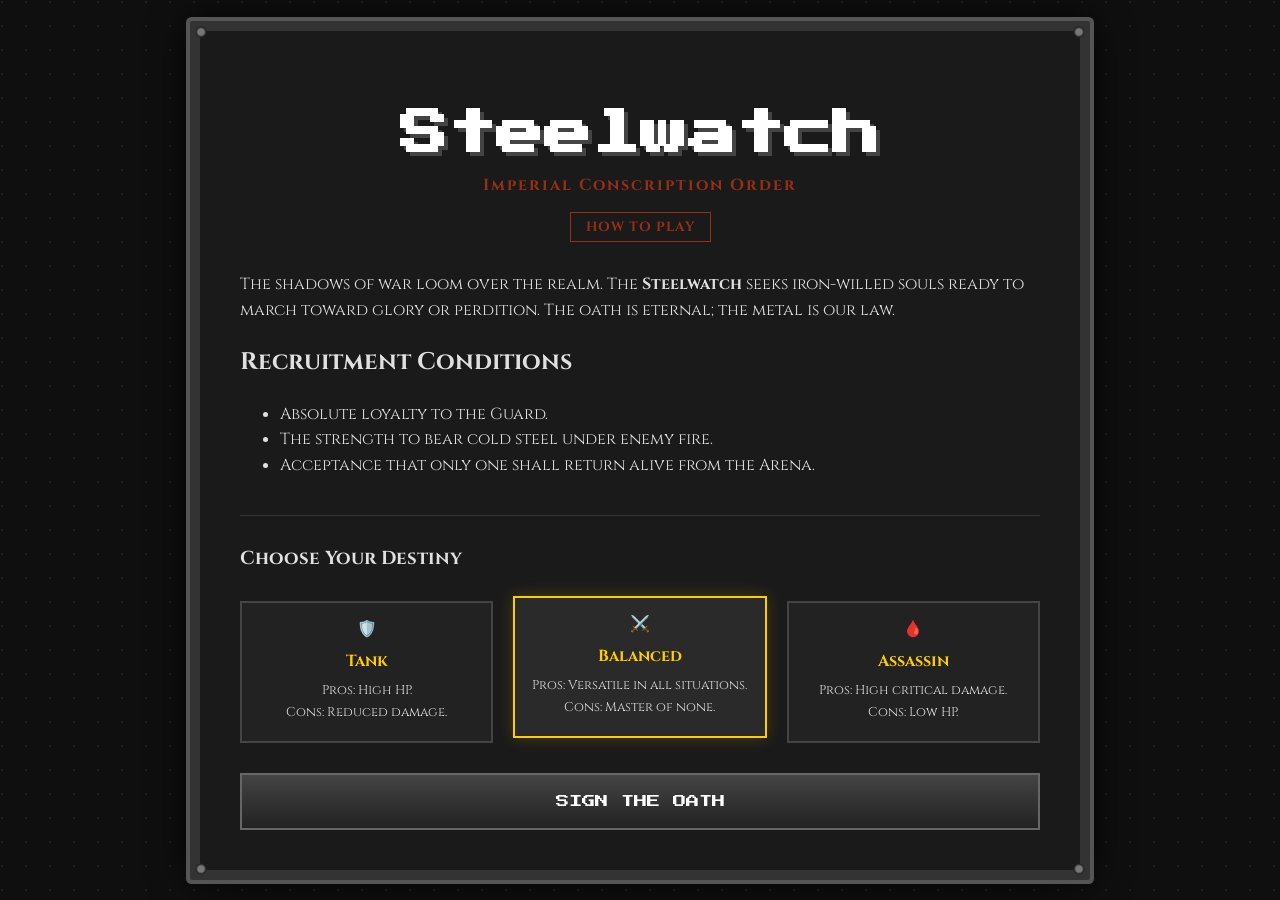
<file: index.html>
<!DOCTYPE html>
<html lang="en">

<head>
    <meta charset="UTF-8">
    <meta name="viewport" content="width=device-width, initial-scale=1.0">
    <title>Steelwatch - Conscription</title>
    <link rel="stylesheet" href="./css/intro.css">
    <link href="https://fonts.googleapis.com/css2?family=Press+Start+2P&family=Cinzel:wght@400;700&display=swap" rel="stylesheet">
</head>

<body>

    <main class="manuscript-container">
        <section class="manuscript">
            <header class="lore-header">
                <h1 class="game-title">Steelwatch</h1>
                <p class="subtitle">Imperial Conscription Order</p>
            </header>

            <div style="text-align: center; margin-top: 10px;">
                <button id="openModal" class="help-button">HOW TO PLAY</button>
            </div>

            <article class="lore-content">
                <p>The shadows of war loom over the realm. The <strong>Steelwatch</strong> seeks iron-willed souls ready
                    to march toward glory or perdition. The oath is eternal; the metal is our law.</p>

                <h2>Recruitment Conditions</h2>
                <ul>
                    <li>Absolute loyalty to the Guard.</li>
                    <li>The strength to bear cold steel under enemy fire.</li>
                    <li>Acceptance that only one shall return alive from the Arena.</li>
                </ul>
            </article>

            <form class="class-selection">
                <h3>Choose Your Destiny</h3>

                <div class="options-container">
                    <label class="class-card">
                        <input type="radio" name="class-choice" value="tank">
                        <div class="card-content">
                            <span class="icon">🛡️</span>
                            <h4>Tank</h4>
                            <p>Pros: High HP.</p>
                            <p>Cons: Reduced damage.</p>
                        </div>
                    </label>

                    <label class="class-card">
                        <input type="radio" name="class-choice" value="balanced" checked>
                        <div class="card-content">
                            <span class="icon">⚔️</span>
                            <h4>Balanced</h4>
                            <p>Pros: Versatile in all situations.</p>
                            <p>Cons: Master of none.</p>
                        </div>
                    </label>

                    <label class="class-card">
                        <input type="radio" name="class-choice" value="assassin">
                        <div class="card-content">
                            <span class="icon">🩸</span>
                            <h4>Assassin</h4>
                            <p>Pros: High critical damage.</p>
                            <p>Cons: Low HP.</p>
                        </div>
                    </label>
                </div>

                <button type="submit" class="sign-button">SIGN THE OATH</button>
            </form>
        </section>
    </main>

    <div id="howToPlayModal" class="modal">
        <div class="modal-content manuscript">
            <span class="close-modal">&times;</span>

            <header class="lore-header">
                <h2 class="modal-title">Field Manual</h2>
            </header>

            <article class="modal-body">
                <section>
                    <h3>🎮 Battle Controls</h3>
                    <p>Master the steel to survive the Arena:</p>
                    <ul class="controls-list">
                        <li>
                            <strong>[Q] Basic Attack:</strong>
                            A reliable strike. Moderate damage with a very low chance of being blocked. Your bread and
                            butter.
                        </li>
                        <li>
                            <strong>[E] Sneak Attack:</strong>
                            A high-risk gambit. Easily blocked by focused enemies. While it often deals low damage, a
                            perfect strike grants a <strong>x3 Damage Multiplier</strong>.
                        </li>
                        <li>
                            <strong>[SPACEBAR] Parry:</strong>
                            The ultimate defense. Timing is everything. Press it exactly when the enemy strikes to
                            deflect the blow and stay alive.
                        </li>
                    </ul>
                </section>

                <section>
                    <h3>⚔️ Combat Stances</h3>
                    <p>Your chosen class modifies your attributes:</p>
                    <ul>
                        <li><strong>Tank:</strong> Massive HP, but strikes with reduced power.</li>
                        <li><strong>Balanced:</strong> Versatile stats for any encounter.</li>
                        <li><strong>Assassin:</strong> Fragile health, but lethal critical potential.</li>
                    </ul>
                </section>

                <section>
                    <h3>💀 Enemy Intel</h3>
                    <p>Opponents follow an <strong>Aggressive Pattern</strong>. They prioritize damage unless staggered
                        by your tactical strikes.</p>
                </section>
            </article>
        </div>
    </div>

    <script src="./js/intro.js"></script>

</body>

</html>
</file>
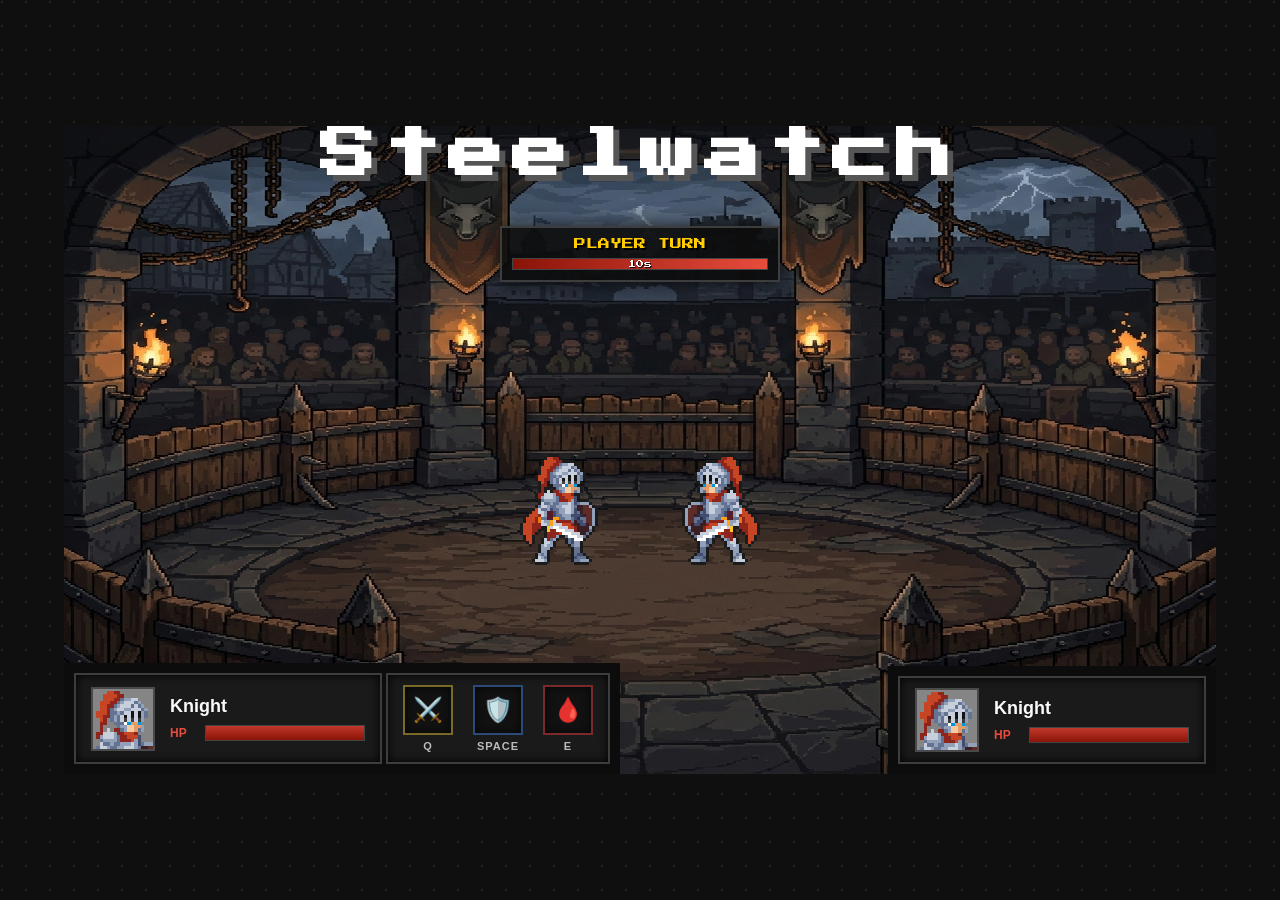
<file: game.html>
<!DOCTYPE html>
<html lang="en">

<head>
  <meta charset="UTF-8">
  <meta name="viewport" content="width=device-width, initial-scale=1.0">
  <title>Steelwatch</title>
  <link rel="stylesheet" href="./css/styles.css">
  <link href="https://fonts.googleapis.com/css2?family=Press+Start+2P&display=swap" rel="stylesheet">
  <link rel="preload" as="image" href="./assets/knight/ATTACK-1.png">
  <link rel="preload" as="image" href="./assets/knight/ATTACK-3.png">
  <link rel="preload" as="image" href="./assets/knight/DEFEND.png">
  <link rel="preload" as="image" href="./assets/knight/HURT.png">
  <link rel="preload" as="image" href="./assets/knight/">
  <link rel="preload" as="image" href="./assets/knight/HURT.png">
</head>

<body>

  <div class="arena">
    <h1 class="game-title">Steelwatch</h1>

    <div class="battle-announcer">
      <div class="turn-box">
        <span id="current-turn">PLAYER TURN</span>
      </div>
      <div class="timer-container">
        <div id="timer-bar" class="timer-progress"></div>
        <span id="timer-text">10s</span>
      </div>
    </div>

    <div class="fighters">

      <div class="fighter player">
        <div id="player-popup" class="battle-popup">
        </div>
        <div class="sprite idle" id="player-sprite"></div>
      </div>

      <div class="fighter enemy">
        <div class="sprite idle" id="enemy-sprite"></div>
      </div>
    </div>

    <!--HUD CODE-->
    <div class="player-hud">
      <div class="panel character-panel">
        <div class="portrait-container">
          <div class="portrait">
            <img src="./assets/Knight-image.png" alt="Knight">
          </div>
        </div>

        <div class="stats-container">
          <div id="player-name" class="character-name">Knight</div>

          <div class="stat-row">
            <span class="label hp-label">HP</span>
            <div class="bar-container">
              <div id="player-HpBar" class="bar hp-bar" style="width: 100%;">
                <span id="bar-text" class="bar-text"></span>
              </div>
            </div>
          </div>
        </div>
      </div>

      <div class="panel actions-panel">
        <div class="action-item">
          <div class="icon-box attack-border">
            <span class="icon">⚔️</span>
          </div>
          <span class="action-name">Q</span>
        </div>
        <div class="action-item">
          <div class="icon-box defend-border">
            <span class="icon">🛡️</span>
          </div>
          <span class="action-name">SPACE</span>
        </div>
        <div class="action-item">
          <div class="icon-box skill-border">
            <span class="icon">🩸</span>
          </div>
          <span class="action-name">E</span>
        </div>
      </div>
    </div>

    <div class="enemy-hud">
      <div class="panel character-panel">
        <div class="portrait-container">
          <div class="portrait">
            <img src="./assets/Knight-image.png" alt="Knight">
          </div>
        </div>

        <div class="stats-container">
          <div id="enemy-name" class="character-name">Knight</div>

          <div class="stat-row">
            <span class="label hp-label">HP</span>
            <div class="bar-container">
              <div id="enemy-HpBar" class="bar hp-bar" style="width: 100%;">
                <span id="enemyBar-text" class="bar-text"></span>
              </div>
            </div>
          </div>
        </div>
      </div>
    </div>

  </div>

  <!--SOUNDS-->

  <!--Background music-->
  <audio id="bg-audio" src="./assets/sounds/background/pixelTheme.mp3" autoplay loop>
  </audio>

  <!--Background sounds-->
  <audio id="bgThunder-sound" src="./assets/sounds/background/Thunder_4.wav">
  </audio>

  <audio id="bgCrowd-sound" src="./assets/sounds/background/crowd.mp3">
  </audio>

  <!--Sound effects-->
  <audio id="basic-sound" src="./assets/sounds/attack/basic-attack.wav">
  </audio>

  <audio id="crit-sound" src="./assets/sounds/attack/crit-attack.wav">
  </audio>

  <audio id="weak-sound" src="./assets/sounds/attack/weak-attack.wav">
  </audio>

  <audio id="block-sound" src="./assets/sounds/attack/block.wav">
  </audio>

  <audio id="hurt-sound" src="./assets/sounds/hurtAndDeath/hurt.wav">
  </audio>

  <audio id="hurtEnemy-sound" src="./assets/sounds/hurtAndDeath/hurtEnemy.wav">
  </audio>

  <audio id="death-sound" src="./assets/sounds/hurtAndDeath/death.mp3">
  </audio>

  <!--SCRIPTS-->
  <script src="./js/CharRoles.js"></script>
  <script src="./js/Character.js"></script>
  <script src="./js/Enemy.js"></script>
  <script src="./js/Game.js"></script>
  <script src="./js/main.js"></script>

</body>

</html>
</file>
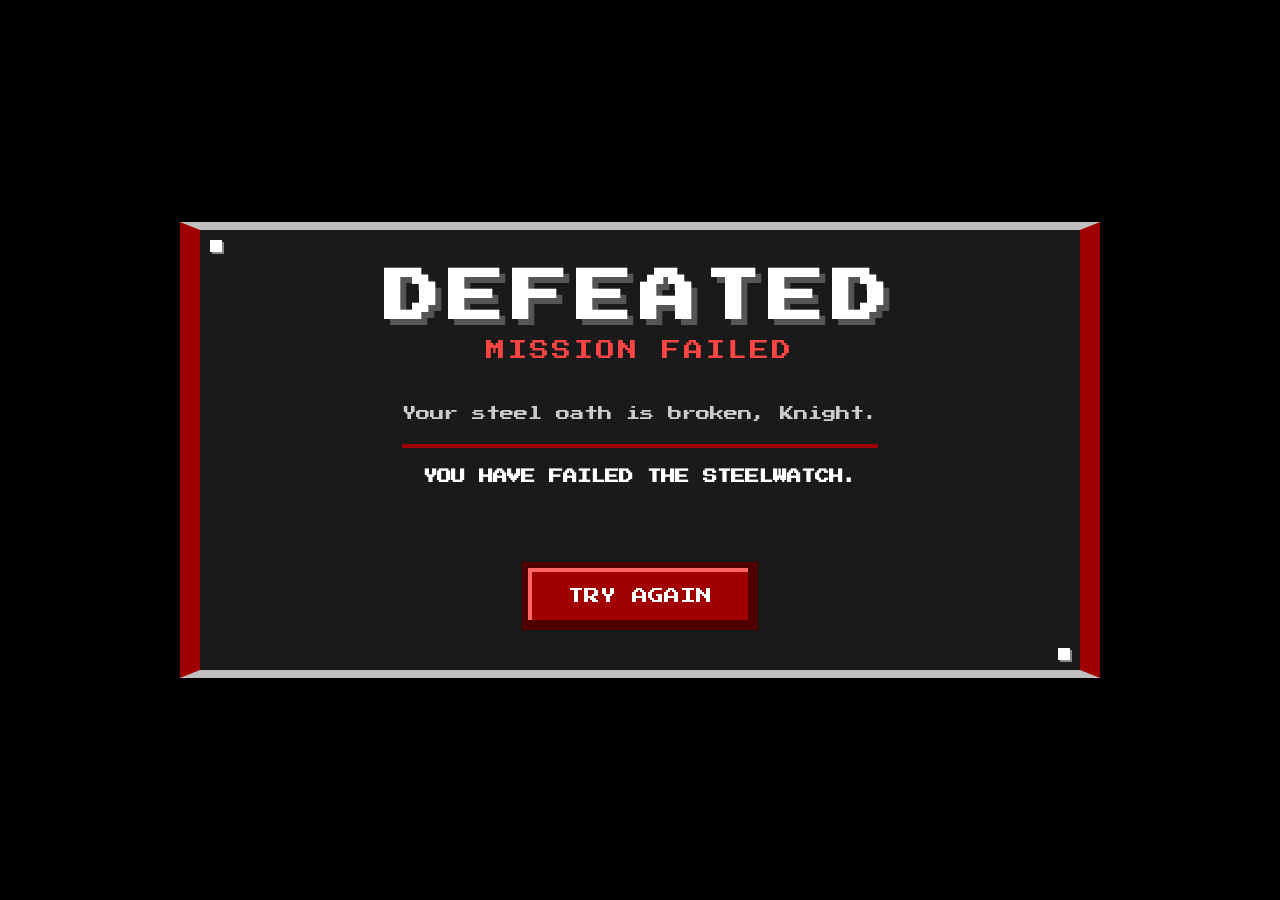
<file: gameover.html>
<!DOCTYPE html>
<html lang="en">

<head>
    <meta charset="UTF-8">
    <meta name="viewport" content="width=device-width, initial-scale=1.0">
    <title>Steelwatch - Game Over</title>
    <link href="https://fonts.googleapis.com/css2?family=Press+Start+2P&display=swap" rel="stylesheet">
    <link rel="stylesheet" href="./css/gameover.css">
</head>

<body>

    <div class="pixel-banner">
        <h1>DEFEATED</h1>
        <div class="subtitle">MISSION FAILED</div>

        <p class="message">
            Your steel oath is broken, Knight.
            <span class="highlight">YOU HAVE FAILED THE STEELWATCH.</span>
        </p>

        <a href="index.html" class="btn-pixel">TRY AGAIN</a>
    </div>

     <audio src="./assets/sounds/victoryDefeat/defeat.mp3" autoplay>
</audio>
</body>

</html>
</file>
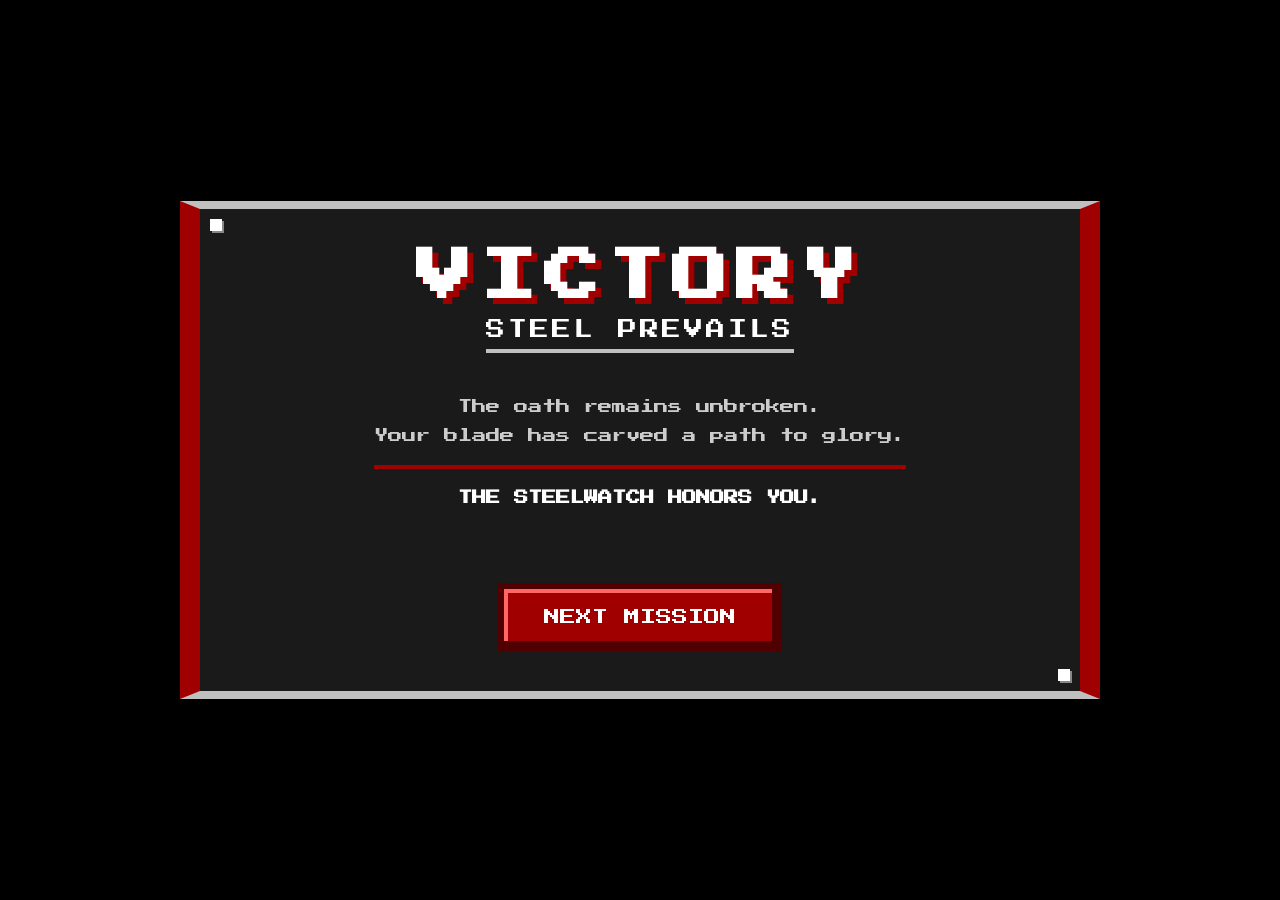
<file: victory.html>
<!DOCTYPE html>
<html lang="en">

<head>
    <meta charset="UTF-8">
    <meta name="viewport" content="width=device-width, initial-scale=1.0">
    <title>Steelwatch - Victory</title>
    <link href="https://fonts.googleapis.com/css2?family=Press+Start+2P&display=swap" rel="stylesheet">
    <link rel="stylesheet" href="./css/victory.css">
</head>

<body>

    <div class="pixel-banner">
        <h1>VICTORY</h1>
        <div class="subtitle">STEEL PREVAILS</div>

        <p class="message">
            The oath remains unbroken. <br>
            Your blade has carved a path to glory.
            <span class="highlight">THE STEELWATCH HONORS YOU.</span>
        </p>

        <a href="index.html" class="btn-pixel">NEXT MISSION</a>
    </div>

    <audio src="./assets/sounds/victoryDefeat/victory-1.wav" autoplay>
    </audio>
</body>

</html>
</file>
<file: css/intro.css>
body {
    background-color: #0f0f0f;
    background-image: radial-gradient(circle at 2px 2px, #222 1px, transparent 0);
    background-size: 24px 24px;
    display: flex;
    justify-content: center;
    align-items: center;
    min-height: 100vh;
    margin: 0;
    color: #e0e0e0;
    font-family: 'Cinzel', serif;
}


.manuscript-container {
    width: 90vw;
    max-width: 900px;
    padding: 20px;
    animation: fadeIn 1.5s ease-in;
}

.manuscript {
    background: #1a1a1a;
    border: 10px solid #333;
    box-shadow: 0 0 0 4px #555, 0 0 40px rgba(0, 0, 0, 0.9);
    padding: 40px;
    position: relative;
    border-radius: 2px;
    z-index: 1;
}

.manuscript::before {
    content: "";
    position: absolute;
    top: -5px;
    left: -5px;
    width: calc(100% + 10px);
    height: calc(100% + 10px);

    background-image:
        radial-gradient(circle, #777 3px, #222 5px, transparent 6px),
        radial-gradient(circle, #777 3px, #222 5px, transparent 6px),
        radial-gradient(circle, #777 3px, #222 5px, transparent 6px),
        radial-gradient(circle, #777 3px, #222 5px, transparent 6px);


    background-position:
        0 0,
        100% 0,
        0 100%,
        100% 100%;

    background-repeat: no-repeat;
    background-size: 12px 12px;
    pointer-events: none;
    z-index: 2;
}

.lore-header,
.lore-content,
.class-selection,
.modal-body {
    position: relative;
    z-index: 3;
}


.game-title {
    font-family: 'Press Start 2P', cursive;
    font-size: 3rem;
    text-align: center;
    color: #fff;
    text-shadow: 4px 4px 0px #444;
    margin-bottom: 10px;
}

.subtitle {
    text-align: center;
    color: #972f15;
    font-weight: bold;
    letter-spacing: 2px;
}

.lore-content {
    margin: 30px 0;
    line-height: 1.6;
    border-bottom: 1px solid #333;
    padding-bottom: 20px;
}

.options-container {
    display: flex;
    gap: 20px;
    margin: 30px 0;
}

.class-card {
    flex: 1;
    cursor: pointer;
}

.class-card input {
    display: none;
}

.card-content {
    background: #222;
    border: 2px solid #444;
    padding: 15px;
    text-align: center;
    transition: all 0.3s ease;
}

.class-card input:checked+.card-content {
    border-color: #ffcc00;
    background: #2a2a2a;
    box-shadow: 0 0 15px rgba(255, 204, 0, 0.2);
    transform: translateY(-5px);
}

.class-card h4 {
    margin: 10px 0;
    color: #ffcc00;
}

.class-card p {
    font-size: 0.8rem;
    margin: 5px 0;
}

.sign-button {
    display: block;
    width: 100%;
    background: linear-gradient(to bottom, #444, #222);
    color: white;
    padding: 20px;
    border: 2px solid #666;
    font-family: 'Press Start 2P', cursive;
    cursor: pointer;
    transition: 0.2s;
}

.sign-button:hover {
    background: #713e31;
    border-color: #ffcc00;
    transform: scale(1.02);
}

@keyframes fadeIn {
    from {
        opacity: 0;
        transform: translateY(20px);
    }

    to {
        opacity: 1;
        transform: translateY(0);
    }
}

/***************************/
/***** MODAL AND BUTTON ****/
/***************************/


.help-button {
    background: transparent;
    color: #972f15;
    border: 1px solid #972f15;
    font-family: 'Cinzel', serif;
    font-weight: bold;
    cursor: pointer;
    padding: 5px 15px;
    transition: 0.3s;
    letter-spacing: 1px;
}

.help-button:hover {
    background: #972f15;
    color: #fff;
    box-shadow: 0 0 10px rgba(151, 47, 21, 0.5);
}


.modal {
    display: none;
    position: fixed;
    z-index: 100;
    left: 0;
    top: 0;
    width: 100%;
    height: 100%;
    background-color: rgba(0, 0, 0, 0.85);
    backdrop-filter: blur(5px);
}


.modal-content {
    margin: 5% auto;
    width: 80%;
    max-width: 600px;
    animation: fadeIn 0.4s ease-out;
}

.modal-title {
    color: #ffcc00;
    font-family: 'Cinzel', serif;
    text-align: center;
    border-bottom: 2px solid #333;
    padding-bottom: 10px;
}

.modal-body h3 {
    color: #972f15;
    font-size: 1.1rem;
    margin-top: 20px;
}

.controls-list li {
    margin-bottom: 15px;
    list-style: none;
}

.controls-list strong {
    color: #ffcc00;
    background: #333;
    padding: 2px 6px;
    border-radius: 3px;
    border: 1px solid #555;
    font-family: 'Press Start 2P', cursive;
    font-size: 0.7rem;
    margin-right: 5px;
}

.close-modal {
    position: absolute;
    right: 20px;
    top: 10px;
    color: #666;
    font-size: 35px;
    font-weight: bold;
    cursor: pointer;
    line-height: 1;
}

.close-modal:hover {
    color: #ffcc00;
}
</file>
<file: css/styles.css>
/* Reset básico */
* {
    box-sizing: border-box;
    margin: 0;
    padding: 0;
}

body {
    background-color: #0f0f0f;
    background-image: radial-gradient(circle at 2px 2px, #222 1px, transparent 0);
    background-size: 24px 24px;
    display: flex;
    justify-content: center;
    align-items: center;
    min-height: 100vh;
    margin: 0;

}

/* Arena */
.arena {
    height: 90%;
    width: 90%;
    max-width: 1650px;
    aspect-ratio: 16 / 9;
    position: relative;
    overflow: hidden;
    background-image: url(../assets/backgrounds/fosa-del-juicio.png);
    background-repeat: no-repeat;
    background-size: 100% 100%;
    image-rendering: pixelated;
}

.game-title {
    text-align: center;
    font-family: 'Press Start 2P', cursive;
    font-size: 3.5rem;
    margin: 0;
    color: #fff;
    letter-spacing: 8px;
    text-shadow: 6px 6px 0px #555;
}

/***************************/
/**** BATTLE ANNOUNCER *****/
/***************************/

.battle-announcer {
    position: absolute;
    top: 100px;
    left: 50%;
    transform: translateX(-50%);
    width: 280px;
    background: rgba(12, 12, 12, 0.9);
    border: 2px solid #3d3d3d;
    padding: 10px;
    text-align: center;
    z-index: 10;
    box-shadow: 0 0 20px rgba(0, 0, 0, 0.8);
}

.turn-box {
    font-family: 'Press Start 2P', cursive;
    font-size: 12px;
    color: #ffcc00;
    margin-bottom: 8px;
    text-shadow: 2px 2px 0px #000;
}

/* Clase para el turno del enemigo */
.turn-box.enemy-turn {
    color: #e74c3c;
}

.timer-container {
    width: 100%;
    height: 12px;
    background: #0a0a0a;
    border: 1px solid #444;
    position: relative;
    overflow: hidden;
}

.timer-progress {
    width: 100%;
    height: 100%;
    background: linear-gradient(to right, #8a1308, #e74c3c);
    transition: width 1s linear, background 0.3s;
}


.timer-warning {
    background: linear-gradient(to right, #ff0000, #ff5555);
    box-shadow: 0 0 10px #ff0000;
}

#timer-text {
    position: absolute;
    top: 50%;
    left: 50%;
    transform: translate(-50%, -50%);
    font-family: 'Press Start 2P', cursive;
    font-size: 8px;
    color: #fff;
    text-shadow: 1px 1px 1px #000;
    pointer-events: none;
}


/***************************/
/******** PLAYER HUD *******/
/***************************/


.player-hud {
    position: absolute;
    bottom: 0;
    display: flex;
    gap: 4px;
    background-color: #0c0c0c;
    padding: 10px;
    font-family: 'Segoe UI', Tahoma, Geneva, Verdana, sans-serif;
    color: #eee;
    user-select: none;
}

.panel {
    background: #1a1a1a;
    border: 2px solid #3d3d3d;
    box-shadow: inset 0 0 10px #000;
    display: flex;
    padding: 10px 15px;
    align-items: center;
}

.portrait-container {
    text-align: center;
    margin-right: 15px;
}

.portrait {
    width: 64px;
    height: 64px;
    border: 2px solid #4a4a4a;
    background: #2a2a2a;
    display: flex;
    justify-content: center;
    align-items: center;
    overflow: hidden;
}

.portrait img {
    width: 100%;
    height: 100%;
    object-fit: cover;
}

/* Estadísticas y Barras */
.stats-container {
    display: flex;
    flex-direction: column;
    gap: 6px;
}

.character-name {
    color: #fafafa;
    font-weight: bold;
    font-size: 18px;
    margin-bottom: 2px;
}

.stat-row {
    display: flex;
    align-items: center;
    gap: 10px;
}

.label {
    font-weight: bold;
    font-size: 12px;
    width: 25px;
}

.hp-label {
    color: #e74c3c;
}

.bar-container {
    width: 160px;
    height: 16px;
    background: #0a0a0a;
    border: 1px solid #444;
    position: relative;
    box-shadow: inset 0 0 5px #000;
}

.bar {
    height: 100%;
    display: flex;
    align-items: center;
    justify-content: center;
    transition: width 0.3s ease;
}

.bar-text {
    position: absolute;
    left: 32%;
    font-size: 11px;
    font-weight: bold;
    color: #fff;
    z-index: 2;
    text-shadow: 1px 1px 2px #000;
}

.hp-bar {
    background: linear-gradient(to bottom, #c0392b, #8a1308);
}

/* Panel de Acciones */
.actions-panel {
    gap: 20px;
}

.action-item {
    display: flex;
    flex-direction: column;
    align-items: center;
    cursor: pointer;
    transition: transform 0.1s;
}

.action-item:hover {
    transform: translateY(-2px);
}

.icon-box {
    width: 50px;
    height: 50px;
    background: #111;
    display: flex;
    justify-content: center;
    align-items: center;
    margin-bottom: 5px;
    box-shadow: inset 0 0 8px rgba(0, 0, 0, 0.8);
}

.icon {
    font-size: 24px;
}

.action-name {
    font-size: 11px;
    font-weight: bold;
    color: #bbb;
    letter-spacing: 1px;
}

/* Bordes específicos para las acciones */
.attack-border {
    border: 2px solid #7a6a2a;
}

.defend-border {
    border: 2px solid #2a4a7a;
}

.skill-border {
    border: 2px solid #7a2a2a;
}

/***************************/
/******** ENEMY HUD ********/
/***************************/

.enemy-hud {
    position: absolute;
    bottom: 0;
    right: 0;
    display: flex;
    gap: 4px;
    background-color: #0c0c0c;
    padding: 10px;
    font-family: 'Segoe UI', Tahoma, Geneva, Verdana, sans-serif;
    color: #eee;
    user-select: none;
}


/***************************/
/**** FIGHTERS CONTAINER ***/
/***************************/
.fighters {
    position: absolute;
    bottom: 35%;
    width: 100%;
    display: flex;
    justify-content: center;
    align-items: flex-end;
}

/* Cada combatiente */
.fighter {
    display: flex;
    flex-direction: column;
    align-items: center;
    margin: 0 30px;
}

.stats {
    text-align: center;
    color: rgb(255, 255, 255);
}

/***************************/
/********* POP UPS *********/
/***************************/

.battle-popup {
    position: absolute;
    top: -100px;
    left: 50%;
    transform: translateX(-50%);
    font-family: 'Press Start 2P', cursive;
    font-size: 16px;
    text-align: center;
    pointer-events: none;
    opacity: 0;
    z-index: 200;
    text-shadow: 3px 3px 0px #000;
    white-space: nowrap;
}

.show-battle-msg {
    animation: floatAndFade 1s ease-out forwards;
}

.pop-hit {
    color: #e6a801;
}

.pop-weak {
    color: #118a8a
}

.pop-critical {
    color: #d80808;
    font-size: 20px;
}

.pop-blocked {
    color: #2265e2;
}

/* Animación de desplazamiento y desvanecimiento */
@keyframes floatAndFade {
    0% {
        opacity: 0;
        transform: translate(-50%, 20px) scale(0.8);
    }

    20% {
        opacity: 1;
        transform: translate(-50%, 0) scale(1.1);
    }

    80% {
        opacity: 1;
    }

    100% {
        opacity: 0;
        transform: translate(-50%, -40px) scale(1);
    }
}




/*******************************/
/********PLAYER SPRITE *********/
/*******************************/

#player-sprite {
    width: 96px;
    /* ancho de 1 frame */
    height: 84px;
    /* alto de 1 frame */
    background-image: url("../assets/knight/IDLE.png");
    background-size: 672px 84px;
    transform: scale(3);
    background-position: 0 0;
}

/* Clase idle */
#player-sprite.idle {
    animation: idleAnim 0.6s steps(7) infinite;
}

@keyframes idleAnim {
    from {
        background-position: 0 0;
    }

    to {
        background-position: -672px;
    }
}

/* Clase attack */
#player-sprite.attack {
    background-image: url("../assets/knight/ATTACK-3.png");
    animation: attackAnim 0.6s steps(6);
}

@keyframes attackAnim {
    from {
        background-position: 0 0;
    }

    to {
        background-position: -672px;
    }
}


/* Clase Slash attack */

#player-sprite.slashAttack {
    background-image: url("../assets/knight/ATTACK-1.png");
    animation:
        slashAttackAnim 0.6s steps(6) infinite;
}

@keyframes slashAttackAnim {
    from {
        background-position: 0 0;
    }

    to {
        background-position: -672px;
    }
}


/* Clase Blocked */

#player-sprite.block {
    background-image: url("../assets/knight/DEFEND.png");
    animation:
        blockAnim 0.6s steps(6) infinite;
}

@keyframes blockAnim {
    from {
        background-position: 0 0;
    }

    to {
        background-position: -672px;
    }
}


/* Clase hurt */

#player-sprite.hurt {
    background-image: url("../assets/knight/HURT.png");
    animation: hurtAnim 0.5s steps(4) infinite;
    background-size: 384px 84px;
}

@keyframes hurtAnim {
    from {
        background-position: 0 0;
    }

    to {
        background-position: -384px;
    }
}

/*Clase death */

#player-sprite.death {
    background-image: url("../assets/knight/DEATH.png");
    animation: deathAnim 1s steps(11) forwards;
    background-size: 1152px 84px;
}

@keyframes deathAnim {
    from {
        background-position: 0 0;
    }

    to {
        background-position: -1056px;
    }
}




/* Controles */
.controls {
    text-align: center;
}

/*******************************/
/********* ENEMY SPRITE ********/
/*******************************/

#enemy-sprite {
    width: 96px;
    /* ancho de 1 frame */
    height: 84px;
    /* alto de 1 frame */
    background-image: url("../assets/knight/IDLE.png");
    background-repeat: no-repeat;
    background-size: 672px 84px;
    transform: scale(3, 3) scaleX(-1);
    background-position: 0 0;
}

/* Clase idle */
#enemy-sprite.idle {
    animation: enemyIdleAnim 0.6s steps(7) infinite;
}

@keyframes enemyIdleAnim {
    from {
        background-position: 0 0;
    }

    to {
        background-position: -672px;
    }
}

/* Clase attack */
#enemy-sprite.attack {
    background-image: url("../assets/knight/ATTACK-3.png");
    animation: attackAnim 0.7s steps(6);
}

@keyframes attackAnim {
    from {
        background-position: 0 0;
    }

    to {
        background-position: -672px;
    }
}

/* Clase block */

#enemy-sprite.block {
    background-image: url("../assets/knight/DEFEND.png");
    animation:
        blockAnim 0.6s steps(6) infinite;
}

@keyframes blockAnim {
    from {
        background-position: 0 0;
    }

    to {
        background-position: -672px;
    }
}

/* Clase hurt */

#enemy-sprite.hurt {
    background-image: url("../assets/knight/HURT.png");
    animation: hurtAnim 0.5s steps(4) infinite;
    background-size: 384px 84px;
}

@keyframes hurtAnim {
    from {
        background-position: 0 0;
    }

    to {
        background-position: -384px;
    }
}

/*Clase death */

#enemy-sprite.death {
    background-image: url("../assets/knight/DEATH.png");
    animation: deathAnim 1s steps(11) forwards;
    background-size: 1152px 84px;
}

@keyframes deathAnim {
    from {
        background-position: 0 0;
    }

    to {
        background-position: -1056px;
    }
}
</file>
<file: css/gameover.css>
body {
    margin: 0;
    padding: 0;
    background-color: #000;
    display: flex;
    justify-content: center;
    align-items: center;
    height: 100vh;
    font-family: 'Press Start 2P', cursive;
    /* Fuente pixel */
    color: #fff;
    overflow: hidden;
    image-rendering: pixelated;
}

/* Contenedor principal */
.pixel-banner {
    width: 90%;
    max-width: 800px;
    background-color: #1a1a1a;

    /* Bordes */
    border-left: 20px solid #a00000;
    border-right: 20px solid #a00000;

    /* Bordes */
    border-top: 8px solid #c0c0c0;
    border-bottom: 8px solid #c0c0c0;
    box-shadow: 10px 10px 0px rgba(0, 0, 0, 0.5);
    display: flex;
    flex-direction: column;
    justify-content: center;
    align-items: center;
    text-align: center;
    padding: 40px;
    position: relative;
}

.pixel-banner::before,
.pixel-banner::after {
    content: "";
    position: absolute;
    width: 12px;
    height: 12px;
    background-color: #fff;
    box-shadow: 2px 2px 0px #888;
}

.pixel-banner::before {
    top: 10px;
    left: 10px;
}

.pixel-banner::after {
    bottom: 10px;
    right: 10px;
}

h1 {
    font-size: 3.5rem;
    margin: 0;
    color: #fff;
    letter-spacing: 8px;
    text-shadow: 6px 6px 0px #555;
    animation: pulse 1s infinite alternate;
}

.subtitle {
    font-size: 1.2rem;
    color: #ff4444;
    margin: 15px 0 40px 0;
    letter-spacing: 3px;
}

.message {
    font-size: 0.9rem;
    max-width: 650px;
    margin: 0 0 50px 0;
    line-height: 2;
    color: #ccc;
}

.highlight {
    color: #fff;
    font-weight: bold;
    display: block;
    margin-top: 15px;
    border-top: 4px solid #a00000;
    padding-top: 15px;
}

.btn-pixel {
    margin-top: 20px;
    padding: 20px 40px;
    background-color: #a00000;
    color: #fff;
    border: 6px solid #500000;
    font-family: 'Press Start 2P', cursive;
    font-size: 1rem;
    cursor: pointer;
    text-decoration: none;
    transition: all 0.1s;
    box-shadow: inset -4px -4px 0px #500000, inset 4px 4px 0px #ff6666;
}

.btn-pixel:hover {
    background-color: #ff4444;
    box-shadow: inset -4px -4px 0px #a00000, inset 4px 4px 0px #ffcccc;
    transform: scale(1.05);
}

.btn-pixel:active {
    transform: scale(0.95) translateY(4px);
    box-shadow: inset 4px 4px 0px #500000, inset -4px -4px 0px #ff6666;
}

@keyframes pulse {
    0% {
        opacity: 0.9;
        text-shadow: 6px 6px 0px #555;
    }

    100% {
        opacity: 1;
        text-shadow: 6px 6px 0px #888;
    }
}
</file>
<file: css/victory.css>
body {
    margin: 0;
    padding: 0;
    background-color: #000;
    display: flex;
    justify-content: center;
    align-items: center;
    height: 100vh;
    font-family: 'Press Start 2P', cursive;
    color: #fff;
    overflow: hidden;
    image-rendering: pixelated;
}

/* Contenedor principal */
.pixel-banner {
    width: 90%;
    max-width: 800px;
    background-color: #1a1a1a;
    border-left: 20px solid #a00000;
    border-right: 20px solid #a00000;
    border-top: 8px solid #c0c0c0;
    border-bottom: 8px solid #c0c0c0;
    box-shadow: 10px 10px 0px rgba(0, 0, 0, 0.5);
    display: flex;
    flex-direction: column;
    justify-content: center;
    align-items: center;
    text-align: center;
    padding: 40px;
    position: relative;
}


.pixel-banner::before,
.pixel-banner::after {
    content: "";
    position: absolute;
    width: 12px;
    height: 12px;
    background-color: #fff;
    box-shadow: 2px 2px 0px #888;
}

.pixel-banner::before {
    top: 10px;
    left: 10px;
}

.pixel-banner::after {
    bottom: 10px;
    right: 10px;
}

h1 {
    font-size: 3.5rem;
    margin: 0;
    color: #fff;
    letter-spacing: 8px;
    text-shadow: 6px 6px 0px #a00000;
    animation: victoryPulse 1s infinite alternate;
}

.subtitle {
    font-size: 1.2rem;
    color: #fff;
    margin: 15px 0 40px 0;
    letter-spacing: 3px;
    border-bottom: 4px solid #c0c0c0;
    padding-bottom: 10px;
}

.message {
    font-size: 0.9rem;
    max-width: 650px;
    margin: 0 0 50px 0;
    line-height: 2;
    color: #ccc;
}

.highlight {
    color: #fff;
    font-weight: bold;
    display: block;
    margin-top: 15px;
    border-top: 4px solid #a00000;
    padding-top: 15px;
}


.btn-pixel {
    margin-top: 20px;
    padding: 20px 40px;
    background-color: #a00000;
    color: #fff;
    border: 6px solid #500000;
    font-family: 'Press Start 2P', cursive;
    font-size: 1rem;
    cursor: pointer;
    text-decoration: none;
    transition: all 0.1s;
    box-shadow: inset -4px -4px 0px #500000, inset 4px 4px 0px #ff6666;
}

.btn-pixel:hover {
    background-color: #ff4444;
    box-shadow: inset -4px -4px 0px #a00000, inset 4px 4px 0px #ffcccc;
    transform: scale(1.05);
}

@keyframes victoryPulse {
    0% {
        transform: scale(1);
        text-shadow: 6px 6px 0px #a00000;
    }

    100% {
        transform: scale(1.1);
        text-shadow: 0px 0px 15px #ff4444;
    }
}
</file>
